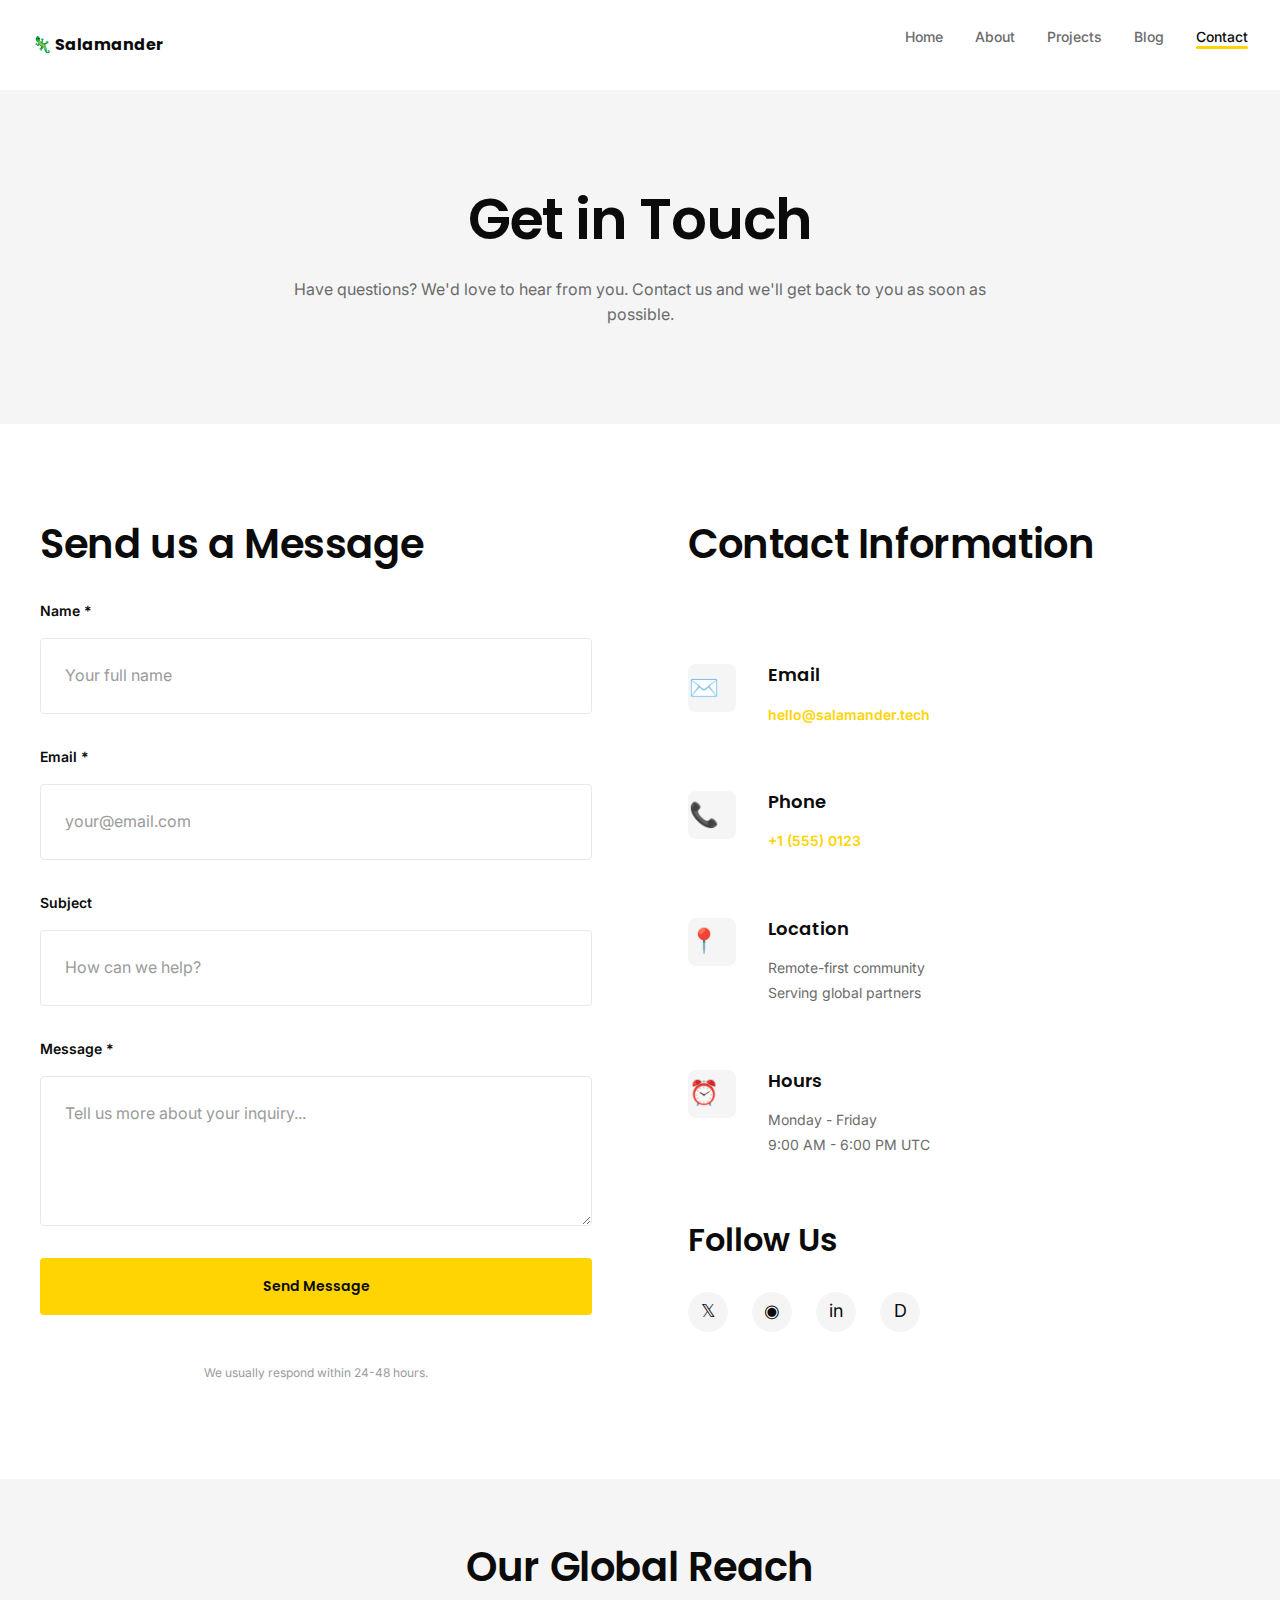
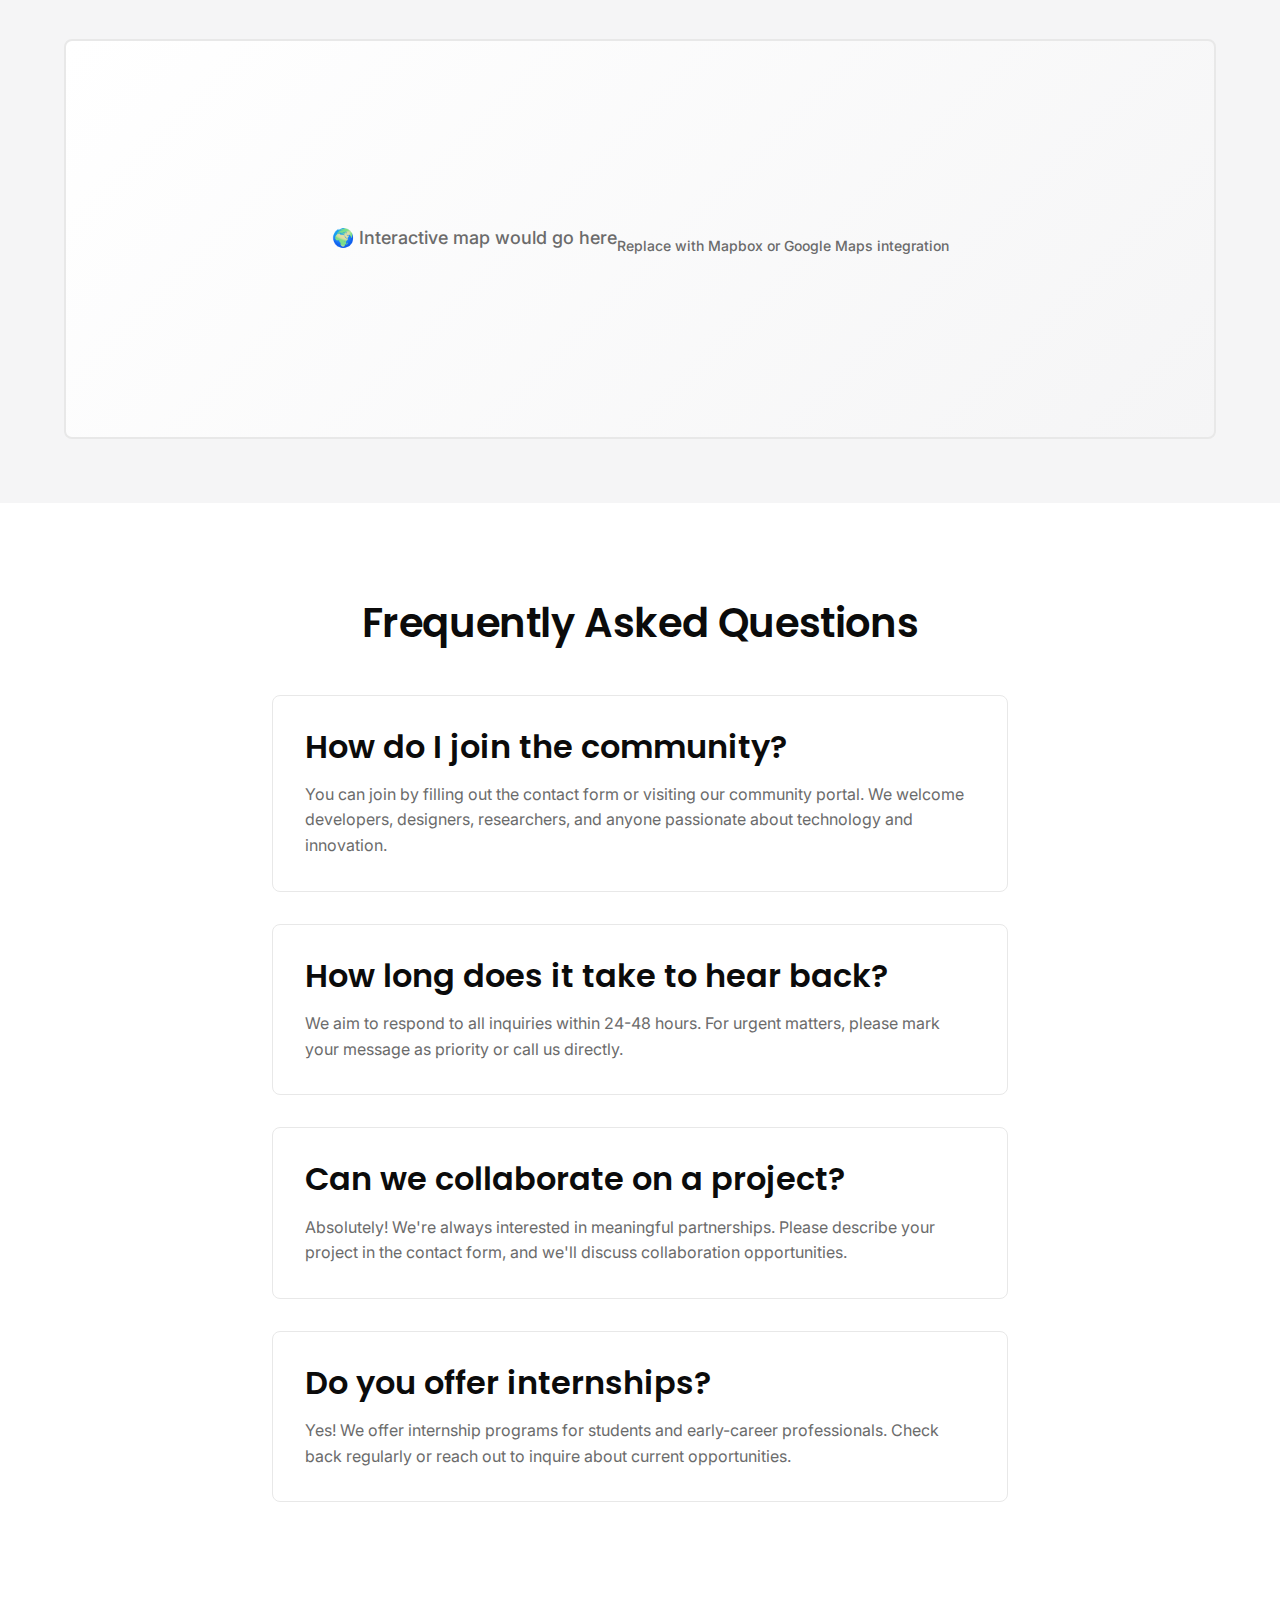
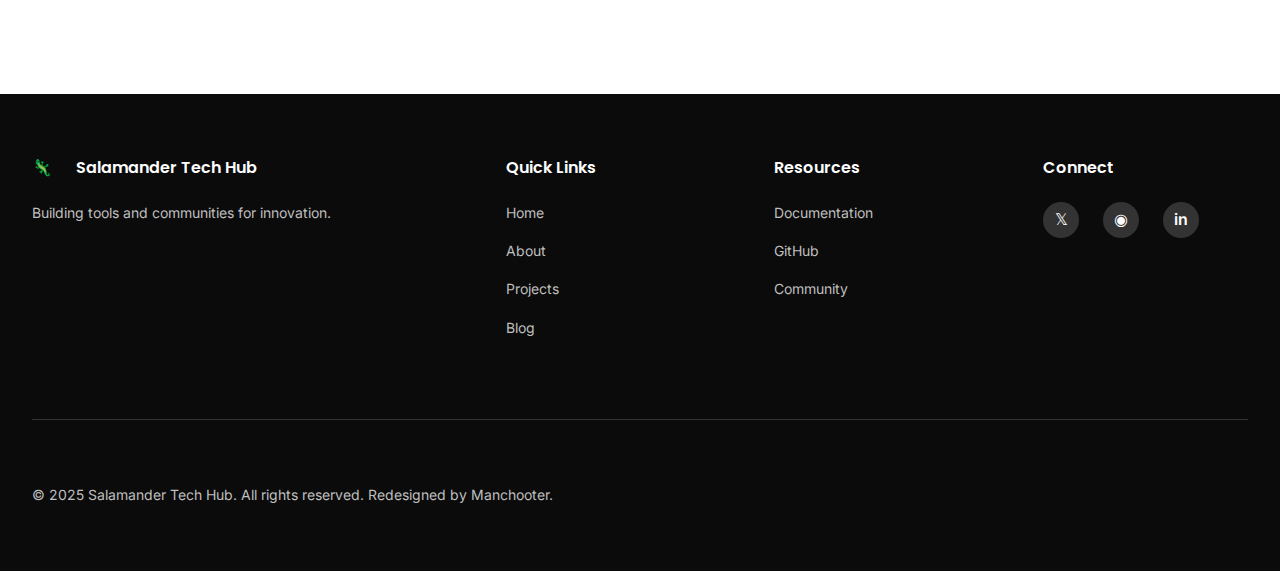
<file: Manchooter/contact.html>
<!DOCTYPE html>
<html lang="en">
  <head>
    <meta charset="UTF-8" />
    <meta name="viewport" content="width=device-width, initial-scale=1.0" />
    <title>Contact Us - Salamander Tech Hub</title>
    <meta
      name="description"
      content="Get in touch with Salamander Tech Hub. Contact us for support, partnerships, or to learn more about our projects."
    />

    <link
      rel="preload"
      href="https://fonts.googleapis.com/css2?family=Inter:wght@400;500;600&family=Poppins:wght@600;700&display=swap"
      as="style"
    />
    <link
      rel="stylesheet"
      href="https://fonts.googleapis.com/css2?family=Inter:wght@400;500;600&family=Poppins:wght@600;700&display=swap"
    />
    <link
      href="https://cdn.jsdelivr.net/npm/bootstrap@5.3.0/dist/css/bootstrap.min.css"
      rel="stylesheet"
    />
    <link rel="stylesheet" href="assets/css/styles.css" />

    <script type="application/ld+json">
      {
        "@context": "https://schema.org",
        "@type": "ContactPage",
        "name": "Contact Salamander Tech Hub",
        "url": "https://salamander-tech-hub.github.io/landing-page-v2/contact.html",
        "contactPoint": {
          "@type": "ContactPoint",
          "contactType": "Customer Support",
          "email": "hello@salamander.tech",
          "areaServed": "Worldwide"
        }
      }
    </script>
  </head>
  <body>
    <!-- HEADER & NAVIGATION -->
    <header>
      <nav class="navbar">
        <a href="index.html" class="navbar__brand">🦎 Salamander</a>

        <ul class="navbar__menu" role="navigation" aria-label="Main navigation">
          <li><a href="index.html" class="navbar__link">Home</a></li>
          <li><a href="about.html" class="navbar__link">About</a></li>
          <li><a href="projects.html" class="navbar__link">Projects</a></li>
          <li><a href="blog.html" class="navbar__link">Blog</a></li>
          <li><a href="contact.html" class="navbar__link">Contact</a></li>
        </ul>

        <button
          class="navbar__toggle"
          aria-label="Toggle navigation menu"
          aria-expanded="false"
        >
          <span></span>
          <span></span>
          <span></span>
        </button>
      </nav>
    </header>

    <main>
      <!-- PAGE HEADER -->
      <section
        style="
          padding: var(--spacing-3xl) var(--spacing-lg);
          background-color: var(--color-gray-light);
        "
      >
        <div class="container">
          <h1 style="text-align: center; margin-bottom: var(--spacing-md)">
            Get in Touch
          </h1>
          <p
            style="
              text-align: center;
              color: var(--color-text-muted);
              max-width: 700px;
              margin: 0 auto;
            "
          >
            Have questions? We'd love to hear from you. Contact us and we'll get
            back to you as soon as possible.
          </p>
        </div>
      </section>

      <!-- CONTACT SECTION -->
      <section>
        <div class="contact__container">
          <div class="contact__grid">
            <!-- Contact Form -->
            <div>
              <h2 style="margin-bottom: var(--spacing-lg)">
                Send us a Message
              </h2>
              <form id="contactForm" class="contact__form" novalidate>
                <!-- Name Field -->
                <div class="form-group">
                  <label for="name">Name *</label>
                  <input
                    type="text"
                    id="name"
                    name="name"
                    placeholder="Your full name"
                    required
                  />
                </div>

                <!-- Email Field -->
                <div class="form-group">
                  <label for="email">Email *</label>
                  <input
                    type="email"
                    id="email"
                    name="email"
                    placeholder="your@email.com"
                    required
                  />
                </div>

                <!-- Subject Field -->
                <div class="form-group">
                  <label for="subject">Subject</label>
                  <input
                    type="text"
                    id="subject"
                    name="subject"
                    placeholder="How can we help?"
                  />
                </div>

                <!-- Message Field -->
                <div class="form-group">
                  <label for="message">Message *</label>
                  <textarea
                    id="message"
                    name="message"
                    placeholder="Tell us more about your inquiry..."
                    required
                  ></textarea>
                </div>

                <!-- Submit Button -->
                <button
                  type="submit"
                  class="btn btn-primary"
                  style="width: 100%"
                >
                  Send Message
                </button>
                <p
                  style="
                    font-size: var(--font-size-xs);
                    color: var(--color-gray-neutral);
                    margin-top: var(--spacing-sm);
                    text-align: center;
                  "
                >
                  We usually respond within 24-48 hours.
                </p>
              </form>
            </div>

            <!-- Contact Information -->
            <div class="contact__info">
              <h2 style="margin-bottom: var(--spacing-lg)">
                Contact Information
              </h2>

              <!-- Email -->
              <div class="contact__info-section">
                <div class="contact__info-icon icon-email"></div>
                <div class="contact__info-content">
                  <h3>Email</h3>
                  <p class="contact__info-text">
                    <a
                      href="mailto:hello@salamander.tech"
                      class="contact__info-link"
                      >hello@salamander.tech</a
                    >
                  </p>
                </div>
              </div>

              <!-- Phone -->
              <div class="contact__info-section">
                <div class="contact__info-icon icon-phone"></div>
                <div class="contact__info-content">
                  <h3>Phone</h3>
                  <p class="contact__info-text">
                    <a href="tel:+1-555-0123" class="contact__info-link"
                      >+1 (555) 0123</a
                    >
                  </p>
                </div>
              </div>

              <!-- Location -->
              <div class="contact__info-section">
                <div class="contact__info-icon icon-location"></div>
                <div class="contact__info-content">
                  <h3>Location</h3>
                  <p class="contact__info-text">
                    Remote-first community<br />
                    Serving global partners
                  </p>
                </div>
              </div>

              <!-- Hours -->
              <div class="contact__info-section">
                <div class="contact__info-icon icon-clock"></div>
                <div class="contact__info-content">
                  <h3>Hours</h3>
                  <p class="contact__info-text">
                    Monday - Friday<br />
                    9:00 AM - 6:00 PM UTC
                  </p>
                </div>
              </div>

              <!-- Social Links -->
              <div>
                <h3 style="margin-bottom: var(--spacing-md)">Follow Us</h3>
                <div class="contact__socials">
                  <a
                    href="https://twitter.com/salamandertech"
                    class="contact__social-link"
                    aria-label="Twitter"
                    >𝕏</a
                  >
                  <a
                    href="https://github.com/Salamander-Tech-Hub"
                    class="contact__social-link"
                    aria-label="GitHub"
                    >◉</a
                  >
                  <a href="#" class="contact__social-link" aria-label="LinkedIn"
                    >in</a
                  >
                  <a href="#" class="contact__social-link" aria-label="Discord"
                    >D</a
                  >
                </div>
              </div>
            </div>
          </div>
        </div>
      </section>

      <!-- MAP SECTION (Placeholder) -->
      <section
        style="
          background-color: var(--color-gray-light);
          padding: var(--spacing-2xl) var(--spacing-lg);
        "
      >
        <div class="container">
          <h2 style="text-align: center; margin-bottom: var(--spacing-xl)">
            Our Global Reach
          </h2>
          <div
            style="
              width: 100%;
              height: 400px;
              background: linear-gradient(
                135deg,
                var(--color-white) 0%,
                var(--color-gray-light) 100%
              );
              border: 2px solid var(--color-border);
              border-radius: 8px;
              display: flex;
              align-items: center;
              justify-content: center;
              color: var(--color-text-muted);
              font-size: var(--font-size-lg);
              font-weight: 500;
            "
          >
            🌍 Interactive map would go here<br />
            <span
              style="
                font-size: var(--font-size-sm);
                margin-top: var(--spacing-sm);
              "
              >Replace with Mapbox or Google Maps integration</span
            >
          </div>
        </div>
      </section>

      <!-- FAQ SECTION -->
      <section>
        <div class="container" style="max-width: 800px">
          <h2 style="text-align: center; margin-bottom: var(--spacing-xl)">
            Frequently Asked Questions
          </h2>

          <div style="display: grid; gap: var(--spacing-lg)">
            <!-- FAQ Item 1 -->
            <div
              style="
                border: 1px solid var(--color-border);
                border-radius: 8px;
                padding: var(--spacing-lg);
              "
            >
              <h3
                style="
                  margin-bottom: var(--spacing-sm);
                  color: var(--color-black);
                "
              >
                How do I join the community?
              </h3>
              <p style="color: var(--color-text-muted); margin: 0">
                You can join by filling out the contact form or visiting our
                community portal. We welcome developers, designers, researchers,
                and anyone passionate about technology and innovation.
              </p>
            </div>

            <!-- FAQ Item 2 -->
            <div
              style="
                border: 1px solid var(--color-border);
                border-radius: 8px;
                padding: var(--spacing-lg);
              "
            >
              <h3
                style="
                  margin-bottom: var(--spacing-sm);
                  color: var(--color-black);
                "
              >
                How long does it take to hear back?
              </h3>
              <p style="color: var(--color-text-muted); margin: 0">
                We aim to respond to all inquiries within 24-48 hours. For
                urgent matters, please mark your message as priority or call us
                directly.
              </p>
            </div>

            <!-- FAQ Item 3 -->
            <div
              style="
                border: 1px solid var(--color-border);
                border-radius: 8px;
                padding: var(--spacing-lg);
              "
            >
              <h3
                style="
                  margin-bottom: var(--spacing-sm);
                  color: var(--color-black);
                "
              >
                Can we collaborate on a project?
              </h3>
              <p style="color: var(--color-text-muted); margin: 0">
                Absolutely! We're always interested in meaningful partnerships.
                Please describe your project in the contact form, and we'll
                discuss collaboration opportunities.
              </p>
            </div>

            <!-- FAQ Item 4 -->
            <div
              style="
                border: 1px solid var(--color-border);
                border-radius: 8px;
                padding: var(--spacing-lg);
              "
            >
              <h3
                style="
                  margin-bottom: var(--spacing-sm);
                  color: var(--color-black);
                "
              >
                Do you offer internships?
              </h3>
              <p style="color: var(--color-text-muted); margin: 0">
                Yes! We offer internship programs for students and early-career
                professionals. Check back regularly or reach out to inquire
                about current opportunities.
              </p>
            </div>
          </div>
        </div>
      </section>
    </main>

    <!-- SUCCESS MODAL -->
    <div
      id="successModal"
      class="modal"
      role="alertdialog"
      aria-labelledby="modalTitle"
      aria-hidden="true"
    >
      <div class="modal__content">
        <button class="modal__close" aria-label="Close success message">
          ×
        </button>
        <div class="modal__icon">✓</div>
        <h2 id="modalTitle" class="modal__title">Thank You!</h2>
        <p class="modal__message">
          Your message has been received. We usually respond within 24-48 hours.
          Keep an eye on your inbox!
        </p>
        <button
          class="btn btn-primary"
          style="width: 100%; margin-top: var(--spacing-lg)"
          onclick="document.getElementById('successModal').classList.remove('active');"
        >
          Close
        </button>
      </div>
    </div>

    <!-- FOOTER -->
    <footer>
      <div class="footer__container">
        <div class="footer__section">
          <h3><span class="icon-brand-footer"></span>Salamander Tech Hub</h3>
          <p>Building tools and communities for innovation.</p>
        </div>
        <div class="footer__section">
          <h3>Quick Links</h3>
          <a href="index.html" class="footer__link">Home</a>
          <a href="about.html" class="footer__link">About</a>
          <a href="projects.html" class="footer__link">Projects</a>
          <a href="blog.html" class="footer__link">Blog</a>
        </div>
        <div class="footer__section">
          <h3>Resources</h3>
          <a href="#" class="footer__link">Documentation</a>
          <a href="#" class="footer__link">GitHub</a>
          <a href="#" class="footer__link">Community</a>
        </div>
        <div class="footer__section">
          <h3>Connect</h3>
          <div class="footer__socials">
            <a href="#" class="footer__social-link icon-twitter" aria-label="Twitter"></a>
            <a href="#" class="footer__social-link icon-github" aria-label="GitHub"></a>
            <a href="#" class="footer__social-link icon-linkedin" aria-label="LinkedIn"></a>
          </div>
        </div>
      </div>
      <div class="footer__divider">
        <div class="footer__bottom">
          <p class="footer__credit">
            © 2025 Salamander Tech Hub. All rights reserved. Redesigned by
            Manchooter.
          </p>
        </div>
      </div>
    </footer>

    <script src="https://cdn.jsdelivr.net/npm/bootstrap@5.3.0/dist/js/bootstrap.bundle.min.js"></script>
    <script src="assets/js/main.js"></script>
  </body>
</html>
</file>
<file: Manchooter/assets/css/styles.css>
/*
  =====================================================
  SALAMANDER TECH HUB - LANDING PAGE V2
  Design System & Styles (Manchooter Team)
  =====================================================
  
  COLOR PALETTE:
  - White: #FFFFFF (background)
  - Yellow (primary): #FFD400
  - Black (type): #0B0B0B
  - Gray (neutral): #F5F5F6 (panels), #9B9B9B (muted)
  
  TYPOGRAPHY:
  - Headings: Poppins, bold/600
  - Body: Inter or system sans
  - Line-height: 1.6 (body), 1.2 (headings)
*/

/* ===== CSS VARIABLES & DESIGN TOKENS ===== */
:root {
  /* Colors */
  --color-white: #ffffff;
  --color-black: #0b0b0b;
  --color-yellow: #ffd400;
  --color-gray-light: #f5f5f6;
  --color-gray-neutral: #9b9b9b;
  --color-text-muted: #6b6b6b;
  --color-border: #e8e8e8;

  /* Spacing (8px base unit) */
  --spacing-xs: 0.5rem; /* 8px */
  --spacing-sm: 1rem; /* 16px */
  --spacing-md: 1.5rem; /* 24px */
  --spacing-lg: 2rem; /* 32px */
  --spacing-xl: 3rem; /* 48px */
  --spacing-2xl: 4rem; /* 64px */
  --spacing-3xl: 6rem; /* 96px */

  /* Typography Scale (modular: 1.125x) */
  --font-size-xs: 0.75rem; /* 12px */
  --font-size-sm: 0.875rem; /* 14px */
  --font-size-base: 1rem; /* 16px */
  --font-size-lg: 1.125rem; /* 18px */
  --font-size-xl: 1.5rem; /* 24px */
  --font-size-2xl: 2rem; /* 32px */
  --font-size-3xl: 2.5rem; /* 40px */
  --font-size-4xl: 3.5rem; /* 56px */

  /* Line Heights */
  --line-height-tight: 1.2;
  --line-height-normal: 1.6;
  --line-height-relaxed: 1.8;

  /* Shadows (subtle, no gradients) */
  --shadow-xs: 0 1px 2px rgba(0, 0, 0, 0.05);
  --shadow-sm: 0 2px 4px rgba(0, 0, 0, 0.08);
  --shadow-md: 0 4px 12px rgba(0, 0, 0, 0.1);
  --shadow-lg: 0 8px 24px rgba(0, 0, 0, 0.12);

  /* Transitions */
  --transition-fast: 150ms ease-out;
  --transition-base: 300ms ease-out;
  --transition-slow: 500ms ease-out;

  /* Breakpoints */
  --breakpoint-sm: 576px;
  --breakpoint-md: 768px;
  --breakpoint-lg: 992px;
  --breakpoint-xl: 1200px;
  --breakpoint-2xl: 1400px;
}

/* ===== RESET & GLOBAL STYLES ===== */
* {
  margin: 0;
  padding: 0;
  box-sizing: border-box;
}

html {
  scroll-behavior: smooth;
  -webkit-font-smoothing: antialiased;
  -moz-osx-font-smoothing: grayscale;
}

body {
  font-family: "Inter", -apple-system, BlinkMacSystemFont, "Segoe UI",
    sans-serif;
  font-size: var(--font-size-base);
  line-height: var(--line-height-normal);
  color: var(--color-black);
  background-color: var(--color-white);
  overflow-x: hidden;
}

/* Respect user's motion preferences */
@media (prefers-reduced-motion: reduce) {
  * {
    animation-duration: 0.01ms !important;
    animation-iteration-count: 1 !important;
    transition-duration: 0.01ms !important;
  }
}

/* ===== TYPOGRAPHY ===== */
h1,
h2,
h3,
h4,
h5,
h6 {
  font-family: "Poppins", -apple-system, BlinkMacSystemFont, "Segoe UI",
    sans-serif;
  font-weight: 600;
  line-height: var(--line-height-tight);
  margin: 0;
}

h1 {
  font-size: var(--font-size-4xl);
  letter-spacing: -0.02em;
}

h2 {
  font-size: var(--font-size-3xl);
  letter-spacing: -0.01em;
}

h3 {
  font-size: var(--font-size-2xl);
}

h4 {
  font-size: var(--font-size-xl);
}

h5 {
  font-size: var(--font-size-lg);
}

h6 {
  font-size: var(--font-size-base);
  text-transform: uppercase;
  letter-spacing: 0.05em;
}

p {
  margin: 0 0 var(--spacing-sm) 0;
  color: var(--color-text-muted);
}

p:last-child {
  margin-bottom: 0;
}

a {
  color: var(--color-black);
  text-decoration: none;
  transition: color var(--transition-fast);
}

a:hover {
  color: var(--color-yellow);
}

/* ===== BUTTONS ===== */
.btn {
  display: inline-flex;
  align-items: center;
  justify-content: center;
  padding: var(--spacing-sm) var(--spacing-lg);
  font-size: var(--font-size-sm);
  font-weight: 600;
  border: 2px solid transparent;
  border-radius: 4px;
  cursor: pointer;
  transition: all var(--transition-fast);
  text-decoration: none;
  white-space: nowrap;
  font-family: "Poppins", sans-serif;
  gap: var(--spacing-xs);
}

.btn:focus {
  outline: 2px solid var(--color-yellow);
  outline-offset: 2px;
}

/* Primary Button */
.btn-primary {
  background-color: var(--color-yellow);
  color: var(--color-black);
}

.btn-primary:hover {
  background-color: #ffc700;
  transform: translateY(-2px);
  box-shadow: var(--shadow-md);
}

.btn-primary:active {
  transform: translateY(0);
}

/* Secondary Button (Outline) */
.btn-secondary {
  background-color: transparent;
  color: var(--color-black);
  border-color: var(--color-black);
}

.btn-secondary:hover {
  background-color: var(--color-black);
  color: var(--color-white);
  transform: translateY(-2px);
  box-shadow: var(--shadow-md);
}

.btn-secondary:active {
  transform: translateY(0);
}

/* Small Button */
.btn-sm {
  padding: var(--spacing-xs) var(--spacing-md);
  font-size: var(--font-size-xs);
}

/* ===== HEADER & NAVIGATION ===== */
header {
  position: sticky;
  top: 0;
  z-index: 100;
  background-color: var(--color-white);
  transition: all var(--transition-base);
}

header.scrolled {
  background-color: rgba(255, 255, 255, 0.98);
  box-shadow: var(--shadow-sm);
}

.navbar {
  display: flex;
  align-items: center;
  justify-content: space-between;
  padding: var(--spacing-md) var(--spacing-lg);
  max-width: 1400px;
  margin: 0 auto;
}

.navbar__brand {
  font-size: var(--font-size-base);
  font-weight: 700;
  color: var(--color-black);
  text-decoration: none;
  font-family: "Poppins", sans-serif;
  display: flex;
  align-items: center;
  gap: var(--spacing-sm);
}

.navbar__logo {
  height: 32px;
  width: auto;
}

.navbar__brand:hover {
  color: var(--color-yellow);
}

.navbar__menu {
  display: flex;
  list-style: none;
  gap: var(--spacing-lg);
  align-items: center;
}

.navbar__link {
  font-size: var(--font-size-sm);
  font-weight: 500;
  color: var(--color-text-muted);
  text-decoration: none;
  position: relative;
  transition: color var(--transition-fast);
}

.navbar__link:hover,
.navbar__link.active {
  color: var(--color-black);
}

.navbar__link.active::after {
  content: "";
  position: absolute;
  bottom: -4px;
  left: 0;
  width: 100%;
  height: 3px;
  background-color: var(--color-yellow);
  border-radius: 2px;
}

.navbar__toggle {
  display: none;
  flex-direction: column;
  background: none;
  border: none;
  cursor: pointer;
  padding: var(--spacing-xs);
  gap: 6px;
}

.navbar__toggle span {
  width: 24px;
  height: 2px;
  background-color: var(--color-black);
  transition: all var(--transition-fast);
  border-radius: 2px;
}

.navbar__toggle.active span:nth-child(1) {
  transform: rotate(45deg) translate(8px, 8px);
}

.navbar__toggle.active span:nth-child(2) {
  opacity: 0;
}

.navbar__toggle.active span:nth-child(3) {
  transform: rotate(-45deg) translate(8px, -8px);
}

/* Mobile Menu */
@media (max-width: 768px) {
  .navbar__toggle {
    display: flex;
  }

  .navbar__menu {
    position: absolute;
    top: 100%;
    left: 0;
    right: 0;
    flex-direction: column;
    gap: var(--spacing-md);
    padding: var(--spacing-lg);
    background-color: var(--color-white);
    border-bottom: 1px solid var(--color-border);
    max-height: 0;
    overflow: hidden;
    transition: max-height var(--transition-base);
  }

  .navbar__menu.active {
    max-height: 300px;
  }

  .navbar__link.active::after {
    bottom: -2px;
  }
}

/* ===== MAIN LAYOUT ===== */
main {
  width: 100%;
  overflow-x: hidden;
}

section {
  width: 100%;
  padding: var(--spacing-3xl) var(--spacing-lg);
}

.container {
  max-width: 1400px;
  margin: 0 auto;
  padding: 0 var(--spacing-lg);
}

.container-fluid {
  width: 100%;
  padding-left: var(--spacing-lg);
  padding-right: var(--spacing-lg);
}

/* ===== HERO SECTION ===== */
.hero {
  background: linear-gradient(rgba(0, 0, 0, 0.4), rgba(0, 0, 0, 0.4)),
    url("https://images.unsplash.com/photo-1552664730-d307ca884978?w=1600&h=900&fit=crop")
      center/cover no-repeat;
  min-height: 100vh;
  display: flex;
  align-items: center;
  justify-content: center;
  padding: var(--spacing-3xl) var(--spacing-lg);
  position: relative;
  width: 100%;
  margin-left: calc(-50vw + 50%);
  margin-right: calc(-50vw + 50%);
}

/* Hero section for page headers (About, Projects, Blog, Contact) */
.hero.hero--page {
  min-height: 40vh;
}

.hero__container {
  max-width: 1400px;
  margin: 0 auto;
  display: flex;
  flex-direction: column;
  gap: var(--spacing-3xl);
  align-items: center;
  justify-content: center;
  width: 100%;
  padding: 0 var(--spacing-lg);
  text-align: center;
}

.hero__content {
  animation: fadeInUp 800ms ease-out forwards;
  max-width: 700px;
  color: var(--color-white);
}

.hero__title {
  font-size: var(--font-size-4xl);
  line-height: var(--line-height-tight);
  margin-bottom: var(--spacing-md);
  color: var(--color-white);
  text-shadow: 0 2px 8px rgba(0, 0, 0, 0.3);
}

.hero__subtitle {
  font-size: var(--font-size-lg);
  color: rgba(255, 255, 255, 0.9);
  line-height: var(--line-height-relaxed);
  margin-bottom: var(--spacing-xl);
  text-shadow: 0 1px 4px rgba(0, 0, 0, 0.3);
}

.hero__cta-group {
  display: flex;
  gap: var(--spacing-md);
  flex-wrap: wrap;
  animation: fadeInUp 1000ms ease-out forwards;
  justify-content: center;
}

.hero__carousel-container {
  width: 100%;
  max-width: 600px;
  display: none;
}

.hero__carousel {
  border-radius: 8px;
  overflow: hidden;
}

.carousel-item img {
  height: 400px;
  object-fit: cover;
}

@media (max-width: 768px) {
  .hero__container {
    grid-template-columns: 1fr;
    gap: var(--spacing-xl);
  }

  .hero__title {
    font-size: var(--font-size-3xl);
  }

  .hero__subtitle {
    font-size: var(--font-size-base);
  }

  .hero__cta-group {
    flex-direction: column;
  }

  .btn {
    width: 100%;
  }
}

/* ===== SECTION STYLES ===== */
.section-title {
  font-size: var(--font-size-3xl);
  margin-bottom: var(--spacing-xl);
  text-align: center;
  color: var(--color-black);
}

.section-subtitle {
  font-size: var(--font-size-lg);
  color: var(--color-text-muted);
  text-align: center;
  max-width: 600px;
  margin: 0 auto var(--spacing-2xl);
  line-height: var(--line-height-relaxed);
}

/* ===== PROJECTS GRID ===== */
.projects__grid {
  display: grid;
  grid-template-columns: repeat(3, 1fr);
  gap: var(--spacing-xl);
  width: 100%;
}

@media (max-width: 992px) {
  .projects__grid {
    grid-template-columns: repeat(2, 1fr);
  }
}

@media (max-width: 576px) {
  .projects__grid {
    grid-template-columns: 1fr;
  }
}

.projects__card {
  background-color: var(--color-white);
  border: 1px solid var(--color-border);
  border-radius: 8px;
  overflow: hidden;
  transition: all var(--transition-base);
  display: flex;
  flex-direction: column;
}

.projects__card:hover {
  border-color: var(--color-yellow);
  box-shadow: var(--shadow-lg);
  transform: translateY(-4px);
}

.projects__image {
  width: 100%;
  height: 200px;
  object-fit: cover;
  display: block;
  background-color: var(--color-gray-light);
}

.projects__content {
  padding: var(--spacing-lg);
  flex-grow: 1;
  display: flex;
  flex-direction: column;
}

.projects__title {
  font-size: var(--font-size-lg);
  margin-bottom: var(--spacing-sm);
  color: var(--color-black);
}

.projects__tagline {
  font-size: var(--font-size-sm);
  color: var(--color-text-muted);
  margin-bottom: var(--spacing-md);
  flex-grow: 1;
}

.projects__tags {
  display: flex;
  gap: var(--spacing-sm);
  flex-wrap: wrap;
  margin-bottom: var(--spacing-md);
}

.projects__tag {
  display: inline-block;
  background-color: var(--color-gray-light);
  color: var(--color-text-muted);
  padding: 4px 8px;
  border-radius: 4px;
  font-size: var(--font-size-xs);
  font-weight: 500;
  text-transform: capitalize;
}

.projects__actions {
  display: flex;
  gap: var(--spacing-sm);
  opacity: 0;
  max-height: 0;
  overflow: hidden;
  transition: all var(--transition-base);
}

.projects__card:hover .projects__actions {
  opacity: 1;
  max-height: 50px;
}

.projects__action-link {
  font-size: var(--font-size-sm);
  font-weight: 600;
  color: var(--color-yellow);
  text-decoration: none;
  padding: var(--spacing-xs) var(--spacing-sm);
  border: 1px solid var(--color-yellow);
  border-radius: 4px;
  transition: all var(--transition-fast);
  white-space: nowrap;
}

.projects__action-link:hover {
  background-color: var(--color-yellow);
  color: var(--color-black);
}

/* Projects Filter */
.projects__filter {
  display: flex;
  justify-content: center;
  gap: var(--spacing-md);
  margin-bottom: var(--spacing-2xl);
  flex-wrap: wrap;
}

.projects__filter-btn {
  padding: var(--spacing-xs) var(--spacing-lg);
  font-size: var(--font-size-sm);
  font-weight: 600;
  background: none;
  border: none;
  border-bottom: 2px solid transparent;
  cursor: pointer;
  color: var(--color-text-muted);
  transition: all var(--transition-base);
  text-transform: capitalize;
}

.projects__filter-btn:hover {
  color: var(--color-black);
}

.projects__filter-btn.active {
  color: var(--color-yellow);
  border-bottom-color: var(--color-yellow);
}

/* ===== BLOG SECTION ===== */
.blog__featured {
  display: grid;
  grid-template-columns: 1.2fr 1fr;
  gap: var(--spacing-xl);
  margin-bottom: var(--spacing-3xl);
  align-items: center;
}

.blog__featured-image {
  width: 100%;
  height: 350px;
  object-fit: cover;
  border-radius: 8px;
  box-shadow: var(--shadow-lg);
}

.blog__featured-content h3 {
  margin-bottom: var(--spacing-md);
}

.blog__featured-content p {
  margin-bottom: var(--spacing-md);
  line-height: var(--line-height-relaxed);
}

.blog__grid {
  display: grid;
  grid-template-columns: repeat(2, 1fr);
  gap: var(--spacing-xl);
}

@media (max-width: 992px) {
  .blog__featured {
    grid-template-columns: 1fr;
  }

  .blog__grid {
    grid-template-columns: 1fr;
  }
}

.blog__card {
  background-color: var(--color-white);
  border: 1px solid var(--color-border);
  border-radius: 8px;
  overflow: hidden;
  transition: all var(--transition-base);
  display: flex;
  flex-direction: column;
}

.blog__card:hover {
  border-color: var(--color-yellow);
  box-shadow: var(--shadow-md);
  transform: translateY(-2px);
}

.blog__card-image {
  width: 100%;
  height: 180px;
  object-fit: cover;
  background-color: var(--color-gray-light);
}

.blog__card-content {
  padding: var(--spacing-lg);
  flex-grow: 1;
  display: flex;
  flex-direction: column;
}

.blog__card-header {
  display: flex;
  align-items: center;
  gap: var(--spacing-sm);
  margin-bottom: var(--spacing-md);
}

.blog__category {
  display: inline-block;
  background-color: var(--color-yellow);
  color: var(--color-black);
  padding: 4px 8px;
  border-radius: 4px;
  font-size: var(--font-size-xs);
  font-weight: 600;
  text-transform: uppercase;
}

.blog__meta {
  font-size: var(--font-size-xs);
  color: var(--color-gray-neutral);
  display: flex;
  gap: var(--spacing-sm);
}

.blog__card-title {
  font-size: var(--font-size-lg);
  margin-bottom: var(--spacing-md);
  color: var(--color-black);
}

.blog__card-excerpt {
  font-size: var(--font-size-sm);
  color: var(--color-text-muted);
  margin-bottom: var(--spacing-md);
  flex-grow: 1;
  line-height: var(--line-height-relaxed);
}

.blog__read-more {
  display: inline-flex;
  align-items: center;
  gap: var(--spacing-xs);
  font-weight: 600;
  color: var(--color-yellow);
  text-decoration: none;
  transition: all var(--transition-fast);
}

.blog__read-more:hover {
  gap: var(--spacing-sm);
}

.blog__pagination {
  display: flex;
  justify-content: center;
  gap: var(--spacing-md);
  margin-top: var(--spacing-2xl);
}

.blog__load-more {
  padding: var(--spacing-md) var(--spacing-2xl);
}

/* ===== ABOUT SECTION ===== */
.about__mission {
  max-width: 900px;
  margin: 0 auto var(--spacing-3xl);
  text-align: center;
}

.about__mission h2 {
  margin-bottom: var(--spacing-xl);
}

.about__mission p {
  font-size: var(--font-size-lg);
  line-height: var(--line-height-relaxed);
}

.about__values {
  display: grid;
  grid-template-columns: repeat(3, 1fr);
  gap: var(--spacing-xl);
  margin-bottom: var(--spacing-3xl);
}

@media (max-width: 768px) {
  .about__values {
    grid-template-columns: 1fr;
  }
}

.about__value-card {
  text-align: center;
  padding: var(--spacing-xl);
  border-radius: 8px;
  position: relative;
  background-size: cover;
  background-position: center;
  min-height: 300px;
  display: flex;
  flex-direction: column;
  align-items: center;
  justify-content: center;
  overflow: hidden;
  cursor: pointer;
  transition: all var(--transition-base);
  box-shadow: 0 4px 12px rgba(0, 0, 0, 0.08);
}

.about__value-card::before {
  content: "";
  position: absolute;
  top: 0;
  left: 0;
  right: 0;
  bottom: 0;
  background-color: rgba(0, 0, 0, 0.4);
  z-index: 1;
  transition: all var(--transition-base);
}

.about__value-card:hover {
  transform: translateY(-8px);
  box-shadow: 0 8px 24px rgba(0, 0, 0, 0.15);
}

.about__value-card:hover::before {
  background-color: rgba(0, 0, 0, 0.6);
}

.about__value-icon {
  font-size: 4rem;
  margin-bottom: var(--spacing-md);
  position: relative;
  z-index: 2;
  transition: all var(--transition-base);
}

.about__value-card:hover .about__value-icon {
  opacity: 0;
  transform: scale(0.8);
}

.about__value-card h3,
.about__value-card p {
  position: relative;
  z-index: 2;
  color: var(--color-white);
  margin: 0;
  opacity: 0;
  transition: all var(--transition-base);
}

.about__value-card:hover h3,
.about__value-card:hover p {
  opacity: 1;
}

.about__value-card h3 {
  font-size: var(--font-size-xl);
  margin-bottom: var(--spacing-md);
}

.about__value-card p {
  font-size: var(--font-size-sm);
  line-height: var(--line-height-normal);
}

.about__team {
  margin-top: var(--spacing-3xl);
}

.about__team h2 {
  margin-bottom: var(--spacing-xl);
  text-align: center;
}

.about__team-grid {
  display: grid;
  grid-template-columns: repeat(4, 1fr);
  gap: var(--spacing-xl);
}

@media (max-width: 992px) {
  .about__team-grid {
    grid-template-columns: repeat(2, 1fr);
  }
}

@media (max-width: 576px) {
  .about__team-grid {
    grid-template-columns: 1fr;
  }
}

.about__member {
  text-align: center;
}

.about__member-avatar {
  width: 120px;
  height: 120px;
  border-radius: 50%;
  background-color: var(--color-gray-light);
  margin: 0 auto var(--spacing-md);
  object-fit: cover;
  border: 3px solid var(--color-gray-light);
  transition: all var(--transition-base);
}

.about__member:hover .about__member-avatar {
  border-color: var(--color-yellow);
  transform: scale(1.05);
}

.about__member-name {
  font-size: var(--font-size-lg);
  font-weight: 600;
  margin-bottom: var(--spacing-xs);
}

.about__member-role {
  font-size: var(--font-size-sm);
  color: var(--color-text-muted);
  margin-bottom: var(--spacing-md);
}

.about__member-bio {
  font-size: var(--font-size-sm);
  color: var(--color-text-muted);
  line-height: var(--line-height-relaxed);
  margin-bottom: var(--spacing-md);
}

.about__member-socials {
  display: flex;
  justify-content: center;
  gap: var(--spacing-sm);
}

.about__social-link {
  display: inline-flex;
  align-items: center;
  justify-content: center;
  width: 32px;
  height: 32px;
  border-radius: 50%;
  background-color: var(--color-gray-light);
  color: var(--color-black);
  text-decoration: none;
  transition: all var(--transition-fast);
  font-size: var(--font-size-sm);
}

.about__social-link:hover {
  background-color: var(--color-yellow);
  transform: translateY(-2px);
}

/* ===== CONTACT SECTION ===== */
.contact__container {
  max-width: 1200px;
  margin: 0 auto;
}

.contact__grid {
  display: grid;
  grid-template-columns: 1fr 1fr;
  gap: var(--spacing-3xl);
}

@media (max-width: 768px) {
  .contact__grid {
    grid-template-columns: 1fr;
  }
}

.contact__form {
  display: flex;
  flex-direction: column;
  gap: var(--spacing-lg);
}

.form-group {
  display: flex;
  flex-direction: column;
  gap: var(--spacing-sm);
}

label {
  font-weight: 600;
  font-size: var(--font-size-sm);
  color: var(--color-black);
}

input[type="text"],
input[type="email"],
input[type="tel"],
textarea {
  padding: var(--spacing-md);
  border: 1px solid var(--color-border);
  border-radius: 4px;
  font-family: inherit;
  font-size: var(--font-size-base);
  line-height: var(--line-height-normal);
  transition: all var(--transition-fast);
  background-color: var(--color-white);
  color: var(--color-black);
}

input[type="text"]:focus,
input[type="email"]:focus,
input[type="tel"]:focus,
textarea:focus {
  outline: none;
  border-color: var(--color-yellow);
  box-shadow: 0 0 0 3px rgba(255, 212, 0, 0.1);
}

input[type="text"]::placeholder,
input[type="email"]::placeholder,
input[type="tel"]::placeholder,
textarea::placeholder {
  color: var(--color-gray-neutral);
}

textarea {
  resize: vertical;
  min-height: 150px;
}

.form-error {
  color: #dc2626;
  font-size: var(--font-size-xs);
  margin-top: -8px;
}

.form-error-field {
  border-color: #dc2626 !important;
}

.contact__info {
  display: flex;
  flex-direction: column;
  gap: var(--spacing-2xl);
}

.contact__info-section {
  display: flex;
  gap: var(--spacing-lg);
}

.contact__info-icon {
  display: flex;
  align-items: center;
  justify-content: center;
  width: 48px;
  height: 48px;
  background-color: var(--color-gray-light);
  border-radius: 8px;
  flex-shrink: 0;
  font-size: 1.5rem;
}

.contact__info-content h3 {
  margin-bottom: var(--spacing-sm);
  font-size: var(--font-size-lg);
}

.contact__info-text {
  color: var(--color-text-muted);
  font-size: var(--font-size-sm);
  line-height: var(--line-height-relaxed);
}

.contact__info-link {
  color: var(--color-yellow);
  text-decoration: none;
  font-weight: 600;
  transition: color var(--transition-fast);
}

.contact__info-link:hover {
  color: var(--color-black);
}

.contact__socials {
  display: flex;
  gap: var(--spacing-md);
  margin-top: var(--spacing-lg);
}

.contact__social-link {
  display: inline-flex;
  align-items: center;
  justify-content: center;
  width: 40px;
  height: 40px;
  border-radius: 50%;
  background-color: var(--color-gray-light);
  color: var(--color-black);
  text-decoration: none;
  transition: all var(--transition-fast);
  font-size: var(--font-size-lg);
}

.contact__social-link:hover {
  background-color: var(--color-yellow);
  transform: translateY(-2px);
}

/* ===== MODAL ===== */
.modal {
  display: none;
  position: fixed;
  top: 0;
  left: 0;
  width: 100%;
  height: 100%;
  background-color: rgba(0, 0, 0, 0.5);
  z-index: 1000;
  justify-content: center;
  align-items: center;
  animation: fadeIn 300ms ease-out;
}

.modal.active {
  display: flex;
}

.modal__content {
  background-color: var(--color-white);
  padding: var(--spacing-2xl);
  border-radius: 8px;
  max-width: 400px;
  text-align: center;
  box-shadow: var(--shadow-lg);
  animation: slideUp 300ms ease-out;
}

.modal__close {
  position: absolute;
  top: var(--spacing-lg);
  right: var(--spacing-lg);
  background: none;
  border: none;
  font-size: var(--font-size-xl);
  cursor: pointer;
  color: var(--color-text-muted);
  transition: color var(--transition-fast);
}

.modal__close:hover {
  color: var(--color-black);
}

.modal__icon {
  font-size: 3rem;
  margin-bottom: var(--spacing-md);
}

.modal__title {
  margin-bottom: var(--spacing-md);
}

.modal__message {
  color: var(--color-text-muted);
  margin-bottom: var(--spacing-xl);
  line-height: var(--line-height-relaxed);
}

/* ===== FOOTER ===== */
footer {
  background-color: var(--color-black);
  color: var(--color-white);
  padding: var(--spacing-2xl) var(--spacing-lg);
  margin-top: var(--spacing-3xl);
}

.footer__container {
  max-width: 1400px;
  margin: 0 auto;
  display: grid;
  grid-template-columns: 2fr 1fr 1fr 1fr;
  gap: var(--spacing-2xl);
}

@media (max-width: 992px) {
  .footer__container {
    grid-template-columns: 1fr 1fr;
  }
}

@media (max-width: 576px) {
  .footer__container {
    grid-template-columns: 1fr;
  }
}

.footer__section h3 {
  color: var(--color-white);
  margin-bottom: var(--spacing-md);
  font-size: var(--font-size-base);
  display: flex;
  align-items: center;
  gap: var(--spacing-sm);
}

.footer__logo {
  height: 24px;
  width: auto;
}

.footer__section p {
  color: #bfbfbf;
  margin-bottom: var(--spacing-sm);
  font-size: var(--font-size-sm);
}

.footer__link {
  color: #bfbfbf;
  text-decoration: none;
  font-size: var(--font-size-sm);
  display: block;
  margin-bottom: var(--spacing-sm);
  transition: color var(--transition-fast);
}

.footer__link:hover {
  color: var(--color-yellow);
}

.footer__divider {
  border: none;
  border-top: 1px solid #333;
  margin-top: var(--spacing-2xl);
  padding-top: var(--spacing-2xl);
  text-align: center;
}

.footer__bottom {
  display: flex;
  justify-content: space-between;
  align-items: center;
  gap: var(--spacing-lg);
  flex-wrap: wrap;
}

.footer__credit {
  color: #bfbfbf;
  font-size: var(--font-size-sm);
}

.footer__socials {
  display: flex;
  gap: var(--spacing-md);
}

.footer__social-link {
  display: inline-flex;
  align-items: center;
  justify-content: center;
  width: 36px;
  height: 36px;
  border-radius: 50%;
  background-color: #333;
  color: var(--color-white);
  text-decoration: none;
  transition: all var(--transition-fast);
  font-size: var(--font-size-base);
}

.footer__social-link:hover {
  background-color: var(--color-yellow);
  color: var(--color-black);
  transform: translateY(-2px);
}

/* ===== ANIMATIONS ===== */
@keyframes fadeIn {
  from {
    opacity: 0;
  }
  to {
    opacity: 1;
  }
}

@keyframes fadeInUp {
  from {
    opacity: 0;
    transform: translateY(20px);
  }
  to {
    opacity: 1;
    transform: translateY(0);
  }
}

@keyframes fadeInScale {
  from {
    opacity: 0;
    transform: scale(0.95);
  }
  to {
    opacity: 1;
    transform: scale(1);
  }
}

@keyframes slideUp {
  from {
    opacity: 0;
    transform: translateY(20px);
  }
  to {
    opacity: 1;
    transform: translateY(0);
  }
}

@keyframes reveal {
  from {
    opacity: 0;
    transform: translateY(30px);
  }
  to {
    opacity: 1;
    transform: translateY(0);
  }
}

.reveal {
  animation: reveal 600ms ease-out forwards;
}

/* ===== ICON STYLES ===== */

/* Collaboration icon (handshake) */
.icon-collaboration::before {
  content: "🤝";
  display: inline-block;
  font-size: inherit;
  animation: iconPulse 2s ease-in-out infinite;
}

/* Innovation icon (lightbulb) */
.icon-innovation::before {
  content: "💡";
  display: inline-block;
  font-size: inherit;
  animation: iconGlow 2.5s ease-in-out infinite;
}

/* Growth icon (sprout) */
.icon-growth::before {
  content: "🌱";
  display: inline-block;
  font-size: inherit;
  animation: iconSprout 3s ease-in-out infinite;
}

/* Brand icon (salamander) */
.icon-brand::before {
  content: "🦎";
  display: inline-block;
  margin-right: 0.25rem;
  animation: iconBounce 1.5s ease-in-out infinite;
}

/* Brand footer icon */
.icon-brand-footer::before {
  content: "🦎";
  display: inline-block;
  margin-right: 0.5rem;
  animation: iconBounce 1.5s ease-in-out infinite;
}

/* Contact info icons */
.icon-email::before {
  content: "✉️";
  display: inline-block;
  margin-right: 1rem;
  font-size: var(--font-size-xl);
}

.icon-phone::before {
  content: "📞";
  display: inline-block;
  margin-right: 1rem;
  font-size: var(--font-size-xl);
}

.icon-location::before {
  content: "📍";
  display: inline-block;
  margin-right: 1rem;
  font-size: var(--font-size-xl);
}

.icon-clock::before {
  content: "⏰";
  display: inline-block;
  margin-right: 1rem;
  font-size: var(--font-size-xl);
}

/* Social media icons */
.icon-twitter::before {
  content: "𝕏";
  display: inline-block;
}

.icon-github::before {
  content: "◉";
  display: inline-block;
}

.icon-linkedin::before {
  content: "in";
  display: inline-block;
  font-weight: 600;
}

.icon-portfolio::before {
  content: "🔗";
  display: inline-block;
}

/* Icon animations */
@keyframes iconPulse {
  0%,
  100% {
    transform: scale(1);
    opacity: 1;
  }
  50% {
    transform: scale(1.1);
    opacity: 0.8;
  }
}

@keyframes iconGlow {
  0%,
  100% {
    transform: scale(1) rotate(0deg);
    opacity: 1;
  }
  50% {
    transform: scale(1.15) rotate(5deg);
    opacity: 0.8;
  }
}

@keyframes iconSprout {
  0%,
  100% {
    transform: translateY(0) scale(1);
    opacity: 1;
  }
  50% {
    transform: translateY(-3px) scale(1.05);
    opacity: 0.9;
  }
}

@keyframes iconBounce {
  0%,
  100% {
    transform: translateY(0);
    opacity: 1;
  }
  50% {
    transform: translateY(-3px);
    opacity: 1;
  }
}

/* Hover effects for footer social icons */
.footer__social-link.icon-twitter:hover::before,
.footer__social-link.icon-github:hover::before,
.footer__social-link.icon-linkedin:hover::before {
  animation: iconBounce 0.5s ease-out;
}

/* Hover effects for about member social icons */
.about__social-link:hover::before {
  animation: iconPulse 0.5s ease-out;
}

/* ===== UTILITY CLASSES ===== */
.text-center {
  text-align: center;
}

.mt-1 {
  margin-top: var(--spacing-sm);
}
.mt-2 {
  margin-top: var(--spacing-md);
}
.mt-3 {
  margin-top: var(--spacing-lg);
}
.mt-4 {
  margin-top: var(--spacing-xl);
}

.mb-1 {
  margin-bottom: var(--spacing-sm);
}
.mb-2 {
  margin-bottom: var(--spacing-md);
}
.mb-3 {
  margin-bottom: var(--spacing-lg);
}
.mb-4 {
  margin-bottom: var(--spacing-xl);
}

.hidden {
  display: none !important;
}

.sr-only {
  position: absolute;
  width: 1px;
  height: 1px;
  padding: 0;
  margin: -1px;
  overflow: hidden;
  clip: rect(0, 0, 0, 0);
  white-space: nowrap;
  border-width: 0;
}

.fade {
  transition: opacity var(--transition-base);
}

.fade.hidden {
  opacity: 0;
  pointer-events: none;
}

/* ===== CHATBOT WIDGET ===== */
#chatbot-button {
  position: fixed;
  bottom: 24px;
  right: 24px;
  width: 56px;
  height: 56px;
  border-radius: 50%;
  background-color: var(--color-yellow);
  color: var(--color-black);
  border: none;
  cursor: pointer;
  display: flex;
  align-items: center;
  justify-content: center;
  font-size: 24px;
  box-shadow: 0 4px 12px rgba(0, 0, 0, 0.15);
  transition: all var(--transition-base);
  z-index: 999;
}

#chatbot-button:hover {
  transform: scale(1.1);
  box-shadow: 0 6px 20px rgba(0, 0, 0, 0.2);
}

#chatbot-window {
  position: fixed;
  bottom: 90px;
  right: 24px;
  width: 360px;
  height: 500px;
  background-color: var(--color-white);
  border-radius: 12px;
  box-shadow: 0 8px 32px rgba(0, 0, 0, 0.15);
  display: flex;
  flex-direction: column;
  opacity: 0;
  transform: translateY(20px) scale(0.95);
  pointer-events: none;
  transition: all var(--transition-base);
  z-index: 1000;
}

#chatbot-window.active {
  opacity: 1;
  transform: translateY(0) scale(1);
  pointer-events: all;
}

.chatbot-header {
  padding: var(--spacing-lg);
  background: linear-gradient(135deg, var(--color-yellow) 0%, var(--color-black) 100%);
  color: var(--color-white);
  border-radius: 12px 12px 0 0;
  display: flex;
  justify-content: space-between;
  align-items: center;
}

.chatbot-header h3 {
  margin: 0;
  font-size: var(--font-size-base);
  font-weight: 600;
}

#chatbot-close {
  background: none;
  border: none;
  color: var(--color-white);
  cursor: pointer;
  font-size: 24px;
  padding: 0;
  display: flex;
  align-items: center;
  justify-content: center;
  transition: transform var(--transition-fast);
}

#chatbot-close:hover {
  transform: rotate(90deg);
}

#chatbot-messages {
  flex: 1;
  overflow-y: auto;
  padding: var(--spacing-lg);
  display: flex;
  flex-direction: column;
  gap: var(--spacing-md);
}

.chatbot-message {
  display: flex;
  animation: fadeInUp 300ms ease-out;
}

.chatbot-message p {
  padding: var(--spacing-md);
  border-radius: 8px;
  margin: 0;
  font-size: var(--font-size-sm);
  line-height: var(--line-height-normal);
}

.chatbot-message.user {
  justify-content: flex-end;
}

.chatbot-message.user p {
  background-color: var(--color-yellow);
  color: var(--color-black);
  max-width: 80%;
}

.chatbot-message.bot p {
  background-color: var(--color-gray-light);
  color: var(--color-black);
  max-width: 80%;
}

.chatbot-input-area {
  padding: var(--spacing-lg);
  border-top: 1px solid var(--color-border);
  display: flex;
  gap: var(--spacing-sm);
}

#chatbot-input {
  flex: 1;
  padding: var(--spacing-sm);
  border: 1px solid var(--color-border);
  border-radius: 6px;
  font-size: var(--font-size-sm);
  font-family: inherit;
  resize: none;
}

#chatbot-input:focus {
  outline: none;
  border-color: var(--color-yellow);
  box-shadow: 0 0 0 3px rgba(255, 212, 0, 0.1);
}

#chatbot-send {
  padding: var(--spacing-sm) var(--spacing-md);
  background-color: var(--color-yellow);
  color: var(--color-black);
  border: none;
  border-radius: 6px;
  cursor: pointer;
  font-weight: 600;
  transition: all var(--transition-fast);
}

#chatbot-send:hover {
  background-color: #FFD400;
  transform: translateY(-2px);
  box-shadow: 0 2px 8px rgba(255, 212, 0, 0.3);
}

@media (max-width: 576px) {
  #chatbot-window {
    width: calc(100% - 48px);
    height: 60vh;
  }

  .chatbot-message.user p,
  .chatbot-message.bot p {
    max-width: 90%;
  }
}
</file>
